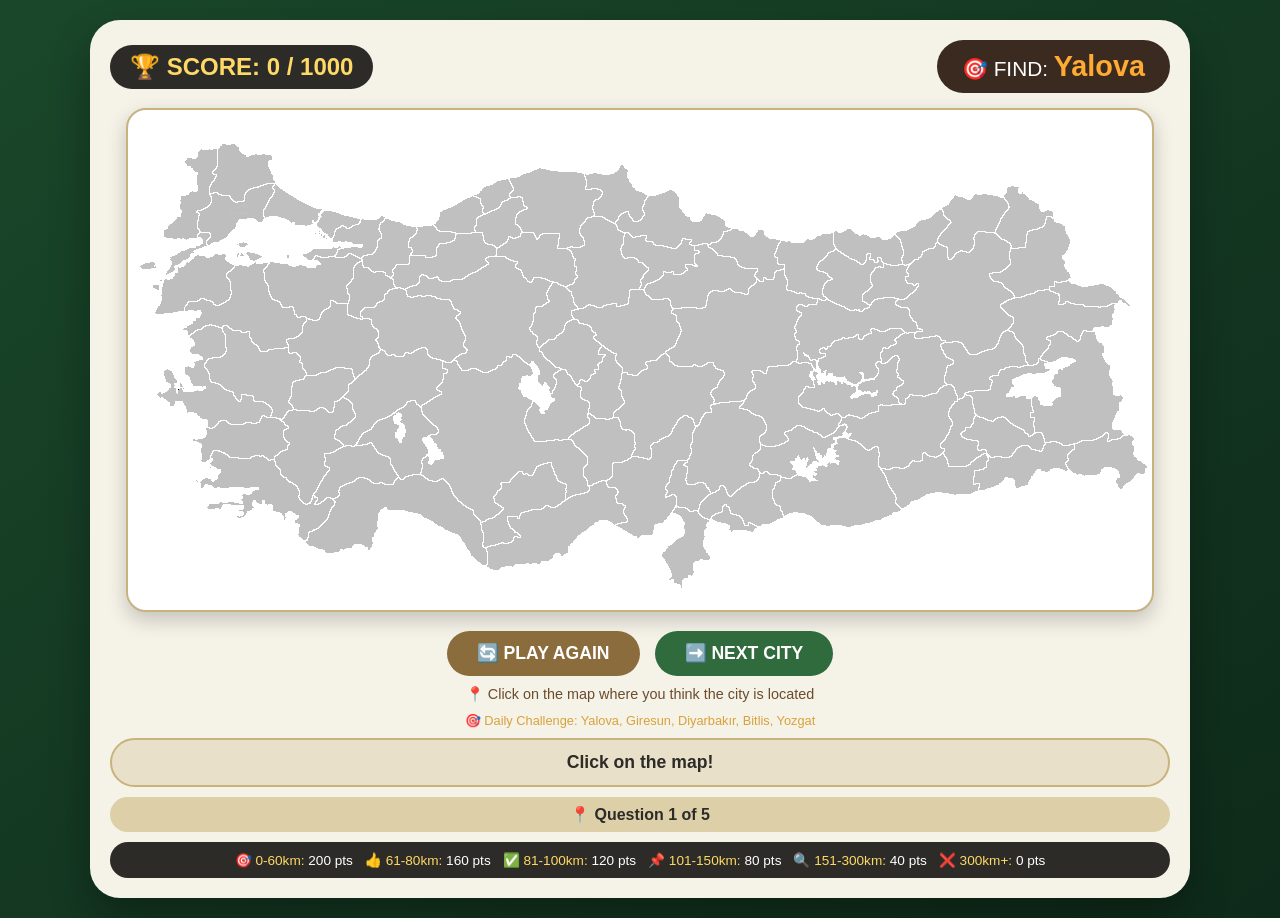
<file: index.html>
<!DOCTYPE html>
<html lang="en">
<head>
    <meta charset="UTF-8">
    <meta name="viewport" content="width=device-width, initial-scale=1.0, user-scalable=no">
    <title>Daily Turkey Map Challenge</title>
    <meta http-equiv="Cache-Control" content="no-cache, no-store, must-revalidate">
    <meta http-equiv="Pragma" content="no-cache">
    <meta http-equiv="Expires" content="0">
    <style>
        * { user-select: none; box-sizing: border-box; }
        body {
            background: linear-gradient(145deg, #1a472a, #0e2a1a);
            display: flex;
            justify-content: center;
            align-items: center;
            min-height: 100vh;
            font-family: 'Segoe UI', Arial, sans-serif;
            margin: 0;
            padding: 20px;
        }
        .game {
            background: #f5f2e8;
            border-radius: 30px;
            padding: 20px;
            max-width: 1100px;
            width: 100%;
            box-shadow: 0 20px 40px rgba(0,0,0,0.3);
        }
        .header {
            display: flex;
            justify-content: space-between;
            align-items: center;
            flex-wrap: wrap;
            gap: 15px;
            margin-bottom: 15px;
        }
        .score-box {
            background: #2c2b28;
            padding: 8px 20px;
            border-radius: 50px;
            color: #ffd966;
            font-weight: bold;
            font-size: 1.5rem;
        }
        .target {
            background: #3b2a1f;
            padding: 10px 25px;
            border-radius: 50px;
            color: white;
            font-size: 1.3rem;
        }
        .city-name {
            color: #ffaa33;
            font-weight: bold;
            font-size: 1.8rem;
        }
        .map-container { text-align: center; margin: 15px 0; }
        canvas {
            display: inline-block;
            border-radius: 20px;
            box-shadow: 0 8px 20px rgba(0,0,0,0.2);
            cursor: crosshair;
            background: #87CEEB;
            max-width: 100%;
            height: auto;
            border: 2px solid #c9b27c;
        }
        .button-group { display: flex; gap: 15px; margin: 15px 0 10px 0; justify-content: center; flex-wrap: wrap; }
        button {
            background: #d9a13b;
            border: none;
            padding: 12px 30px;
            font-size: 1.1rem;
            font-weight: bold;
            border-radius: 50px;
            cursor: pointer;
            color: #2c2b28;
            min-width: 160px;
        }
        button:active { transform: scale(0.97); }
        #nextBtn { background: #2f6b3c; color: white; }
        #resetBtn { background: #8b6c3c; color: white; }
        #shareBtn { background: #25D366; color: white; min-width: 160px; display: none; }
        .message {
            padding: 12px;
            border-radius: 50px;
            text-align: center;
            font-size: 1.1rem;
            margin: 10px 0;
            font-weight: bold;
        }
        .message-info { background: #e8e0c8; color: #2c2b28; border: 2px solid #c9b27c; }
        .perfect { background: #a5d6a5; color: #1a472a; border: 2px solid #2f6b3c; }
        .good { background: #c8e6c8; color: #1a472a; border: 2px solid #4a8c3a; }
        .close { background: #ffe0b3; color: #5c3a1a; border: 2px solid #c9a13b; }
        .far { background: #ffcc99; color: #5c3a1a; border: 2px solid #b87a2a; }
        .miss { background: #ffb3b3; color: #8b0000; border: 2px solid #cc0000; }
        .game-complete { background: #a5d6a5; color: #1a472a; border: 3px solid #2f6b3c; font-size: 1.3rem; }
        .progress {
            text-align: center;
            font-size: 1rem;
            margin-top: 10px;
            font-weight: bold;
            color: #2c2b28;
            background: #ddd0a8;
            padding: 8px;
            border-radius: 30px;
        }
        .points-breakdown {
            background: #2c2b28;
            border-radius: 20px;
            padding: 10px 15px;
            margin-top: 10px;
            color: #ffd966;
            font-size: 0.85rem;
            display: flex;
            flex-wrap: wrap;
            justify-content: center;
            gap: 12px;
        }
        .points-breakdown span { color: white; }
        .instruction { text-align: center; font-size: 0.9rem; color: #6b4c2c; margin-top: 5px; margin-bottom: 10px; }
        .daily-badge {
            text-align: center;
            font-size: 0.8rem;
            color: #d9a13b;
            margin-top: 5px;
        }
        
        .daily-limit-overlay {
            position: fixed;
            top: 0;
            left: 0;
            width: 100%;
            height: 100%;
            background: rgba(0,0,0,0.85);
            display: flex;
            justify-content: center;
            align-items: center;
            z-index: 2000;
            visibility: hidden;
            opacity: 0;
            transition: all 0.3s ease;
        }
        .daily-limit-overlay.show {
            visibility: visible;
            opacity: 1;
        }
        .daily-limit-content {
            background: #f5f2e8;
            border-radius: 30px;
            padding: 30px;
            max-width: 400px;
            width: 90%;
            text-align: center;
        }
        .daily-limit-content h2 {
            color: #8b3c2c;
            margin: 0 0 15px 0;
        }
        .daily-limit-content p {
            color: #2c2b28;
            margin-bottom: 20px;
            font-size: 1.1rem;
        }
        .daily-limit-content button {
            background: #d9a13b;
            margin-top: 10px;
        }
        @media (max-width: 700px) {
            .city-name { font-size: 1.3rem; }
            .target { font-size: 1rem; }
            button { padding: 8px 16px; min-width: 120px; font-size: 0.9rem; }
            .points-breakdown { font-size: 0.7rem; gap: 8px; }
        }
    </style>
</head>
<body>
<div class="game">
    <div class="header">
        <div class="score-box">🏆 SCORE: <span id="score">0</span> / 1000</div>
        <div class="target">🎯 FIND: <span class="city-name" id="targetCity">Loading...</span></div>
    </div>
    
    <div class="map-container">
        <canvas id="turkeyCanvas" width="1024" height="500"></canvas>
    </div>
    
    <div class="button-group">
        <button id="resetBtn">🔄 PLAY AGAIN</button>
        <button id="nextBtn">➡️ NEXT CITY</button>
        <button id="shareBtn">📤 SHARE</button>
    </div>
    
    <div class="instruction">📍 Click on the map where you think the city is located</div>
    <div class="daily-badge" id="dailyBadge">🎯 Daily Challenge: Same cities for everyone today!</div>
    
    <div class="message message-info" id="message">Ready! Click on the map to start</div>
    <div class="progress" id="progress">Question 1 of 5</div>
    
    <div class="points-breakdown">
        <div>🎯 0-60km: <span>200 pts</span></div>
        <div>👍 61-80km: <span>160 pts</span></div>
        <div>✅ 81-100km: <span>120 pts</span></div>
        <div>📌 101-150km: <span>80 pts</span></div>
        <div>🔍 151-300km: <span>40 pts</span></div>
        <div>❌ 300km+: <span>0 pts</span></div>
    </div>
</div>

<div class="daily-limit-overlay" id="dailyLimitOverlay">
    <div class="daily-limit-content">
        <h2>⏰ Daily Challenge Complete!</h2>
        <p>You've already played today's challenge.</p>
        <p>Come back tomorrow for a new challenge!</p>
        <p>⭐ Your score today: <span id="todaysScore">0</span> / 1000 ⭐</p>
        <button id="closeDailyLimitBtn">OK</button>
    </div>
</div>

<script>
    const canvas = document.getElementById('turkeyCanvas');
    const ctx = canvas.getContext('2d');
    canvas.width = 1024;
    canvas.height = 500;
    
    const mapImage = new Image();
    mapImage.src = 'turkey-map.png';
    
    const NORTH = 42.5;
    const SOUTH = 35.5;
    const WEST = 25.4;
    const EAST = 45.0;
    
    const DAILY_KEY = 'turkey_map_daily_v2';
    
    function getDailySeed() {
        const today = new Date();
        return today.getFullYear() * 10000 + (today.getMonth() + 1) * 100 + today.getDate();
    }
    
    function seededRandom(seed) {
        let s = seed;
        return function() {
            s = (s * 1103515245 + 12345) & 0x7fffffff;
            return s / 0x7fffffff;
        };
    }
    
    function seededShuffle(arr, seed) {
        const rng = seededRandom(seed);
        for (let i = arr.length - 1; i > 0; i--) {
            const j = Math.floor(rng() * (i + 1));
            [arr[i], arr[j]] = [arr[j], arr[i]];
        }
        return arr;
    }
    
    function latToY(lat) {
        return ((NORTH - lat) / (NORTH - SOUTH)) * 500;
    }
    
    function lonToX(lon) {
        return ((lon - WEST) / (EAST - WEST)) * 1024;
    }
    
    function pixelToLatLon(x, y) {
        return {
            lat: NORTH - (y / 500) * (NORTH - SOUTH),
            lon: WEST + (x / 1024) * (EAST - WEST)
        };
    }
    
    function haversineDistance(lat1, lon1, lat2, lon2) {
        const R = 6371;
        const dLat = (lat2 - lat1) * Math.PI / 180;
        const dLon = (lon2 - lon1) * Math.PI / 180;
        const a = Math.sin(dLat/2) * Math.sin(dLat/2) +
                  Math.cos(lat1 * Math.PI/180) * Math.cos(lat2 * Math.PI/180) *
                  Math.sin(dLon/2) * Math.sin(dLon/2);
        const c = 2 * Math.atan2(Math.sqrt(a), Math.sqrt(1-a));
        return R * c;
    }
    
    const cities = [
        { name: "Adana", lat: 36.9919, lon: 35.3308 }, { name: "Adıyaman", lat: 37.7636, lon: 38.2778 },
        { name: "Afyonkarahisar", lat: 38.7584, lon: 30.5383 }, { name: "Ağrı", lat: 39.7195, lon: 43.0505 },
        { name: "Aksaray", lat: 38.3747, lon: 34.0289 }, { name: "Amasya", lat: 40.6517, lon: 35.8336 },
        { name: "Ankara", lat: 39.9208, lon: 32.8541 }, { name: "Antalya", lat: 36.8969, lon: 30.7133 },
        { name: "Ardahan", lat: 41.1105, lon: 42.7022 }, { name: "Artvin", lat: 41.1825, lon: 41.8189 },
        { name: "Aydın", lat: 37.8416, lon: 27.8456 }, { name: "Balıkesir", lat: 39.6484, lon: 27.8826 },
        { name: "Bartın", lat: 41.6355, lon: 32.3362 }, { name: "Batman", lat: 37.8812, lon: 41.1351 },
        { name: "Bayburt", lat: 40.2554, lon: 40.2231 }, { name: "Bilecik", lat: 40.1431, lon: 29.9794 },
        { name: "Bingöl", lat: 38.8863, lon: 40.4987 }, { name: "Bitlis", lat: 38.4000, lon: 42.1083 },
        { name: "Bolu", lat: 40.7356, lon: 31.6086 }, { name: "Burdur", lat: 37.7203, lon: 30.2908 },
        { name: "Bursa", lat: 40.1826, lon: 29.0665 }, { name: "Çanakkale", lat: 40.1553, lon: 26.4142 },
        { name: "Çankırı", lat: 40.6000, lon: 33.6167 }, { name: "Çorum", lat: 40.5455, lon: 34.9570 },
        { name: "Denizli", lat: 37.7735, lon: 29.0865 }, { name: "Diyarbakır", lat: 37.9144, lon: 40.2306 },
        { name: "Düzce", lat: 40.8389, lon: 31.1656 }, { name: "Edirne", lat: 41.6771, lon: 26.5557 },
        { name: "Elazığ", lat: 38.6811, lon: 39.2256 }, { name: "Erzincan", lat: 39.7464, lon: 39.4925 },
        { name: "Erzurum", lat: 39.9051, lon: 41.2709 }, { name: "Eskişehir", lat: 39.7700, lon: 30.5025 },
        { name: "Gaziantep", lat: 37.0662, lon: 37.3833 }, { name: "Giresun", lat: 40.9128, lon: 38.3894 },
        { name: "Gümüşhane", lat: 40.4603, lon: 39.4769 }, { name: "Hakkâri", lat: 37.5747, lon: 43.7408 },
        { name: "Hatay", lat: 36.4018, lon: 36.3498 }, { name: "Iğdır", lat: 39.9200, lon: 44.0440 },
        { name: "Isparta", lat: 37.7644, lon: 30.5564 }, { name: "İstanbul", lat: 41.0082, lon: 28.9784 },
        { name: "İzmir", lat: 38.4189, lon: 27.1287 }, { name: "Kahramanmaraş", lat: 37.5875, lon: 36.9317 },
        { name: "Karabük", lat: 41.2061, lon: 32.6194 }, { name: "Karaman", lat: 37.1811, lon: 33.2150 },
        { name: "Kars", lat: 40.6017, lon: 43.0975 }, { name: "Kastamonu", lat: 41.3887, lon: 33.7825 },
        { name: "Kayseri", lat: 38.7239, lon: 35.4801 }, { name: "Kırıkkale", lat: 39.8468, lon: 33.5153 },
        { name: "Kırklareli", lat: 41.7358, lon: 27.2252 }, { name: "Kırşehir", lat: 39.1464, lon: 34.1597 },
        { name: "Kilis", lat: 36.7167, lon: 37.1167 }, { name: "Kocaeli", lat: 40.7655, lon: 29.9408 },
        { name: "Konya", lat: 37.8704, lon: 32.5110 }, { name: "Kütahya", lat: 39.4217, lon: 29.9879 },
        { name: "Malatya", lat: 38.3552, lon: 38.3095 }, { name: "Manisa", lat: 38.6133, lon: 27.4250 },
        { name: "Mardin", lat: 37.3132, lon: 40.7351 }, { name: "Mersin", lat: 36.8000, lon: 34.6333 },
        { name: "Muğla", lat: 37.2153, lon: 28.3636 }, { name: "Muş", lat: 38.7347, lon: 41.4911 },
        { name: "Nevşehir", lat: 38.6250, lon: 34.7167 }, { name: "Niğde", lat: 37.9667, lon: 34.6833 },
        { name: "Ordu", lat: 40.9839, lon: 37.8764 }, { name: "Osmaniye", lat: 37.0750, lon: 36.2500 },
        { name: "Rize", lat: 41.0208, lon: 40.5219 }, { name: "Sakarya", lat: 40.7732, lon: 30.3947 },
        { name: "Samsun", lat: 41.2871, lon: 36.3234 }, { name: "Siirt", lat: 37.9311, lon: 41.9453 },
        { name: "Sinop", lat: 42.0239, lon: 35.1531 }, { name: "Sivas", lat: 39.7515, lon: 37.0172 },
        { name: "Şanlıurfa", lat: 37.1591, lon: 38.7969 }, { name: "Şırnak", lat: 37.5163, lon: 42.4610 },
        { name: "Tekirdağ", lat: 40.9789, lon: 27.5106 }, { name: "Tokat", lat: 40.3139, lon: 36.5544 },
        { name: "Trabzon", lat: 41.0061, lon: 39.7191 }, { name: "Tunceli", lat: 39.1075, lon: 39.5489 },
        { name: "Uşak", lat: 38.6775, lon: 29.4058 }, { name: "Van", lat: 38.5012, lon: 43.3730 },
        { name: "Yalova", lat: 40.6550, lon: 29.2775 }, { name: "Yozgat", lat: 39.8200, lon: 34.8094 },
        { name: "Zonguldak", lat: 41.4564, lon: 31.7975 }
    ];
    
    const citiesWithPos = cities.map(city => ({
        name: city.name,
        lat: city.lat,
        lon: city.lon,
        x: lonToX(city.lon),
        y: latToY(city.lat)
    }));
    
    let currentRound = [];
    let currentIndex = 0;
    let currentCity = null;
    let totalScore = 0;
    let canClick = true;
    let mapLoaded = false;
    let gameActive = true;
    let answered = false;
    let showMarkers = false;
    let clickPos = null;
    let correctPos = null;
    
    let questionPoints = [];
    let questionIcons = [];
    
    function getDailyCities() {
        const seed = getDailySeed();
        const shuffled = seededShuffle([...citiesWithPos], seed);
        return shuffled.slice(0, 5);
    }
    
    function checkDailyLimit() {
        const today = new Date().toDateString();
        const saved = localStorage.getItem(DAILY_KEY);
        if (saved) {
            const data = JSON.parse(saved);
            if (data.date === today) {
                return { allowed: false, score: data.score };
            }
        }
        return { allowed: true, score: null };
    }
    
    function saveDailyScore(score) {
        const today = new Date().toDateString();
        localStorage.setItem(DAILY_KEY, JSON.stringify({ date: today, score: score }));
    }
    
    function showDailyLimitOverlay(score) {
        document.getElementById('todaysScore').innerText = score;
        document.getElementById('dailyLimitOverlay').classList.add('show');
    }
    
    function closeDailyLimitOverlay() {
        document.getElementById('dailyLimitOverlay').classList.remove('show');
    }
    
    let gameStarted = false;
    const dailyCheck = checkDailyLimit();
    
    if (!dailyCheck.allowed) {
        showDailyLimitOverlay(dailyCheck.score);
        gameActive = false;
        document.getElementById('nextBtn').style.display = "none";
        document.getElementById('resetBtn').style.display = "none";
        document.getElementById('shareBtn').style.display = "none";
        document.getElementById('message').innerHTML = "⏰ You've already played today! Come back tomorrow.";
        document.getElementById('message').className = "message miss";
    } else {
        gameStarted = true;
        currentRound = getDailyCities();
        const cityNames = currentRound.map(c => c.name).join(', ');
        document.getElementById('dailyBadge').innerHTML = `🎯 Daily Challenge: ${cityNames}`;
    }
    
    function drawMap() {
        if (!mapLoaded) return;
        ctx.clearRect(0, 0, 1024, 500);
        ctx.drawImage(mapImage, 0, 0, 1024, 500);
        
        if (showMarkers) {
            if (clickPos) {
                ctx.beginPath();
                ctx.arc(clickPos.x, clickPos.y, 12, 0, Math.PI * 2);
                ctx.fillStyle = "white";
                ctx.fill();
                ctx.beginPath();
                ctx.arc(clickPos.x, clickPos.y, 12, 0, Math.PI * 2);
                ctx.strokeStyle = "black";
                ctx.lineWidth = 2;
                ctx.stroke();
            }
            if (correctPos) {
                ctx.beginPath();
                ctx.arc(correctPos.x, correctPos.y, 14, 0, Math.PI * 2);
                ctx.fillStyle = "#33ff33";
                ctx.fill();
                ctx.beginPath();
                ctx.arc(correctPos.x, correctPos.y, 14, 0, Math.PI * 2);
                ctx.strokeStyle = "white";
                ctx.lineWidth = 2;
                ctx.stroke();
                if (clickPos) {
                    ctx.beginPath();
                    ctx.moveTo(clickPos.x, clickPos.y);
                    ctx.lineTo(correctPos.x, correctPos.y);
                    ctx.strokeStyle = "#ffaa33";
                    ctx.lineWidth = 2;
                    ctx.setLineDash([8, 6]);
                    ctx.stroke();
                    ctx.setLineDash([]);
                }
            }
        }
    }
    
    mapImage.onload = () => { mapLoaded = true; drawMap(); };
    mapImage.onerror = () => { document.getElementById('message').innerHTML = "⚠️ Upload turkey-map.png"; };
    
    function calculatePoints(distanceKm) {
        if (distanceKm <= 60) return 200;
        if (distanceKm <= 80) return 160;
        if (distanceKm <= 100) return 120;
        if (distanceKm <= 150) return 80;
        if (distanceKm <= 300) return 40;
        return 0;
    }
    
    function getIconForPoints(points) {
        if (points >= 190) return "🏅";
        if (points >= 160) return "🏆";
        if (points >= 120) return "⭐";
        if (points >= 80) return "👍";
        return "💪";
    }
    
    function getGradeText(distanceKm) {
        if (distanceKm <= 60) return "🎯 PERFECT! +200";
        if (distanceKm <= 80) return "👍 EXCELLENT! +160";
        if (distanceKm <= 100) return "✅ VERY GOOD! +120";
        if (distanceKm <= 150) return "📌 GOOD! +80";
        if (distanceKm <= 300) return "🔍 NOT BAD +40";
        return "❌ MISS +0";
    }
    
    function getShareMessage() {
        const now = new Date();
        const month = now.toLocaleString('default', { month: 'short' });
        const day = now.getDate();
        const dateString = `${month} ${day}`;
        let scoreLine = "";
        for (let i = 0; i < questionPoints.length; i++) {
            let icon = getIconForPoints(questionPoints[i]);
            scoreLine += `${questionPoints[i]}${icon} `;
        }
        scoreLine = scoreLine.trim();
        return `https://esa102.github.io/GameArcade/ ${dateString}\n${scoreLine}\nFinal score: ${totalScore}`;
    }
    
    function shareScore() {
        const message = getShareMessage();
        
        const isMobile = /Android|webOS|iPhone|iPad|iPod|BlackBerry|IEMobile|Opera Mini/i.test(navigator.userAgent) 
                         || (navigator.maxTouchPoints > 0 && /Macintosh/.test(navigator.userAgent)); // Catches iPads pretending to be Macs
    
        // ONLY use navigator.share if it's explicitly a mobile device AND the API exists
        if (isMobile && navigator.share) {
            navigator.share({
                title: 'My Turkey Map Challenge Score',
                text: message,
            }).catch(() => {
                // Fallback to clipboard if native share fails or is cancelled
                copyToClipboardFallback(message);
            });
        } else {
            // Desktop environment - copy to clipboard ONLY
            copyToClipboardFallback(message);
        }
    }
    
    // Cleaned up clipboard logic into a reusable helper function
    function copyToClipboardFallback(message) {
        navigator.clipboard.writeText(message).then(() => {
            const msgDiv = document.getElementById('message');
            if (!msgDiv) return;
            
            const originalText = msgDiv.innerHTML;
            msgDiv.innerHTML = "📋 Score copied to clipboard!";
            msgDiv.className = "message message-info";
            
            setTimeout(() => {
                if (typeof gameActive !== 'undefined' && gameActive) {
                    msgDiv.innerHTML = originalText;
                } else {
                    // Using totalScore safely if it's globally available
                    const finalScore = typeof totalScore !== 'undefined' ? totalScore : 0;
                    msgDiv.innerHTML = `🎉 GAME COMPLETE! 🎉<br>⭐ Final Score: ${finalScore} / 1000 ⭐`;
                }
            }, 2000);
        }).catch((err) => {
            console.error("Failed to copy text: ", err);
        });
    }
    
    function endGame() {
        gameActive = false;
        saveDailyScore(totalScore);
        document.getElementById('message').className = "message game-complete";
        document.getElementById('message').innerHTML = `🎉 GAME COMPLETE! 🎉<br>⭐ Final Score: ${totalScore} / 1000 ⭐`;
        document.getElementById('progress').innerHTML = "🏁 Come back tomorrow for a new challenge! 🏁";
        document.getElementById('nextBtn').style.display = "none";
        document.getElementById('shareBtn').style.display = "block";
    }
    
    function loadNext() {
        if (currentIndex >= currentRound.length) { endGame(); return; }
        answered = false;
        showMarkers = false;
        clickPos = null;
        correctPos = null;
        currentCity = currentRound[currentIndex];
        document.getElementById('targetCity').innerText = currentCity.name;
        document.getElementById('progress').innerHTML = `📍 Question ${currentIndex + 1} of ${currentRound.length}`;
        document.getElementById('message').className = "message message-info";
        document.getElementById('message').innerHTML = "Click on the map!";
        drawMap();
        canClick = true;
        document.getElementById('nextBtn').style.display = "block";
        document.getElementById('shareBtn').style.display = "none";
    }
    
    function handleClick(e) {
        if (!gameActive || !canClick || !currentCity || !mapLoaded || answered) return;
        
        const rect = canvas.getBoundingClientRect();
        const scaleX = 1024 / rect.width;
        const scaleY = 500 / rect.height;
        const userX = (e.clientX - rect.left) * scaleX;
        const userY = (e.clientY - rect.top) * scaleY;
        
        const clickLatLon = pixelToLatLon(userX, userY);
        const distanceKm = haversineDistance(clickLatLon.lat, clickLatLon.lon, currentCity.lat, currentCity.lon);
        const points = calculatePoints(distanceKm);
        totalScore += points;
        
        questionPoints[currentIndex] = points;
        questionIcons[currentIndex] = getIconForPoints(points);
        
        document.getElementById('score').innerText = totalScore;
        
        const msgDiv = document.getElementById('message');
        let gradeClass = "miss";
        if (distanceKm <= 60) gradeClass = "perfect";
        else if (distanceKm <= 100) gradeClass = "good";
        else if (distanceKm <= 300) gradeClass = "close";
        msgDiv.className = `message ${gradeClass}`;
        msgDiv.innerHTML = `${getGradeText(distanceKm)}`;
        
        showMarkers = true;
        clickPos = { x: userX, y: userY };
        correctPos = { x: currentCity.x, y: currentCity.y };
        drawMap();
        answered = true;
        canClick = false;
    }
    
    function nextCity() {
        if (!gameActive) return;
        if (!answered) {
            document.getElementById('message').innerHTML = "⚠️ Click on the map first!";
            return;
        }
        currentIndex++;
        loadNext();
    }
    
    function resetGame() {
        if (!gameStarted || !gameActive) {
            document.getElementById('message').innerHTML = "⏰ You can only play once per day!";
        }
    }
    
    if (gameStarted) { loadNext(); }
    
    canvas.addEventListener('click', handleClick);
    document.getElementById('resetBtn').addEventListener('click', resetGame);
    document.getElementById('nextBtn').addEventListener('click', nextCity);
    document.getElementById('shareBtn').addEventListener('click', shareScore);
    document.getElementById('closeDailyLimitBtn').addEventListener('click', closeDailyLimitOverlay);
</script>
</body>
</html>
</file>
